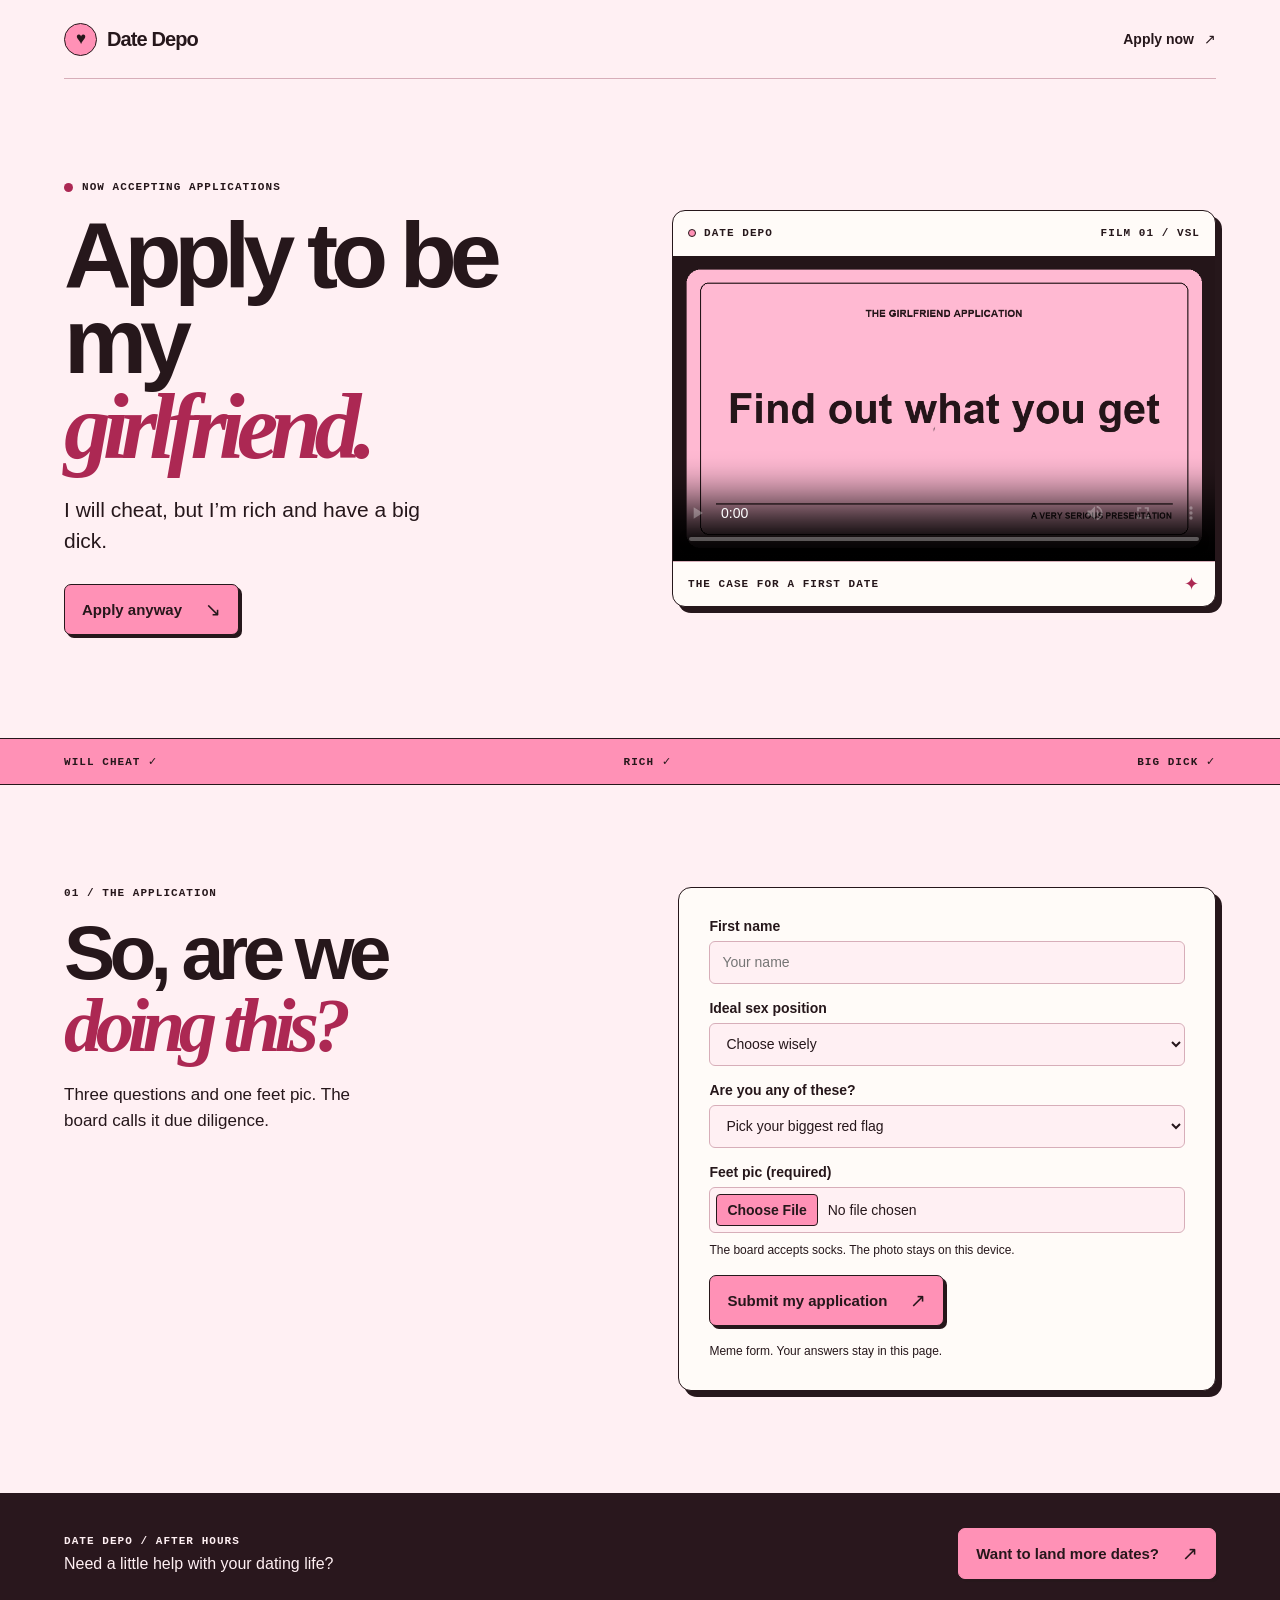
<file: index.html>
<!doctype html>
<html lang="en">
<head>
  <meta charset="utf-8">
  <meta name="viewport" content="width=device-width, initial-scale=1">
  <title>Apply to Be My Girlfriend</title>
  <meta name="description" content="Applications are open. Will cheat ✓. Feet pic required. The board accepts socks.">
  <meta property="og:type" content="website">
  <meta property="og:site_name" content="Date Depo">
  <meta property="og:title" content="Apply to Be My Girlfriend">
  <meta property="og:description" content="Applications are open. Will cheat ✓. Feet pic required. The board accepts socks.">
  <meta property="og:url" content="https://my-date-application.vercel.app/">
  <meta property="og:image" content="https://my-date-application.vercel.app/social-card.png">
  <meta property="og:image:width" content="1200">
  <meta property="og:image:height" content="630">
  <meta property="og:image:alt" content="Pink Date Depo card with a heart, a girlfriend application, and a feet pic requirement.">
  <meta name="twitter:card" content="summary_large_image">
  <meta name="twitter:title" content="Apply to Be My Girlfriend">
  <meta name="twitter:description" content="Applications are open. Will cheat ✓. Feet pic required. The board accepts socks.">
  <meta name="twitter:image" content="https://my-date-application.vercel.app/social-card.png">
  <link rel="icon" href="favicon.svg" type="image/svg+xml">
  <link rel="stylesheet" href="style.css">
  <script src="forms.js" defer></script>
</head>
<body class="dating">
  <header class="site-header wrap">
    <a class="brand" href="./"><span class="brand-icon" aria-hidden="true">♥</span> Date Depo</a>
    <a class="nav-link" href="#apply">Apply now <span aria-hidden="true">↗</span></a>
  </header>
  <main>
    <div class="wrap hero">
      <div>
        <p class="eyebrow"><span class="status-dot"></span> NOW ACCEPTING APPLICATIONS</p>
        <h1>Apply to be my <em>girlfriend.</em></h1>
        <p class="intro">I will cheat, but I’m rich and have a big dick.</p>
        <a class="button" href="#apply">Apply anyway <span aria-hidden="true">↘</span></a>
      </div>
      <figure class="player">
        <div class="player-bar"><span><i></i> DATE DEPO</span><span>FILM 01 / VSL</span></div>
        <video controls playsinline preload="metadata" poster="poster.png?v=opening-card" aria-label="A very serious presentation from Date Depo">
          <source src="pitch.mp4?v=opening-card" type="video/mp4">
          <track kind="captions" src="pitch.vtt?v=opening-card" srclang="en" label="English">
          Your browser does not support video playback.
        </video>
        <figcaption><span>THE CASE FOR A FIRST DATE</span><span aria-hidden="true">✦</span></figcaption>
      </figure>
    </div>
    <div class="perks"><div class="wrap perks-inner">
      <span>WILL CHEAT ✓</span>
      <span>RICH ✓</span>
      <span>BIG DICK ✓</span>
    </div></div>
    <section class="wrap section-grid" id="apply">
      <div>
        <p class="eyebrow">01 / THE APPLICATION</p>
        <h2>So, are we<br><em>doing this?</em></h2>
        <p>Three questions and one feet pic. The board calls it due diligence.</p>
      </div>
      <form class="form-card" data-demo-form="date">
        <label>First name <input name="name" autocomplete="given-name" maxlength="60" placeholder="Your name" required></label>
        <label>Ideal sex position
          <select name="position" required>
            <option value="">Choose wisely</option>
            <option>Missionary (founder mode)</option>
            <option>Cowgirl (delegated leadership)</option>
            <option>Spooning (low-power mode)</option>
            <option>Classified (sign the NDA)</option>
          </select>
        </label>
        <label>Are you any of these?
          <select name="redFlag" required>
            <option value="">Pick your biggest red flag</option>
            <option>Needy</option>
            <option>Annoying</option>
            <option>Clingy</option>
            <option>Don’t like cheaters</option>
            <option>None of the above (allegedly)</option>
          </select>
        </label>
        <label>Feet pic (required)
          <input id="feet-photo" type="file" accept="image/*" aria-describedby="feet-photo-note" required>
        </label>
        <p class="small" id="feet-photo-note">The board accepts socks. The photo stays on this device.</p>
        <button class="button" type="submit">Submit my application <span aria-hidden="true">↗</span></button>
        <p class="small">Meme form. Your answers stay in this page.</p>
      </form>
      <div class="form-card confirmation" tabindex="-1" hidden>
        <p class="eyebrow">APPLICATION RECEIVED ♥</p>
        <h3>You’re on the shortlist.</h3>
        <p>Your application is with the board. The board is one guy and his group chat.</p>
        <button type="button" class="text-button" data-reset>Try another application</button>
      </div>
    </section>
  </main>
  <footer class="site-footer">
    <div class="wrap footer-inner">
      <div><p class="eyebrow">DATE DEPO / AFTER HOURS</p><p>Need a little help with your dating life?</p></div>
      <a class="button footer-button" href="https://cum-closers-club.vercel.app/">Want to land more dates? <span aria-hidden="true">↗</span></a>
    </div>
  </footer>
</body>
</html>
</file>
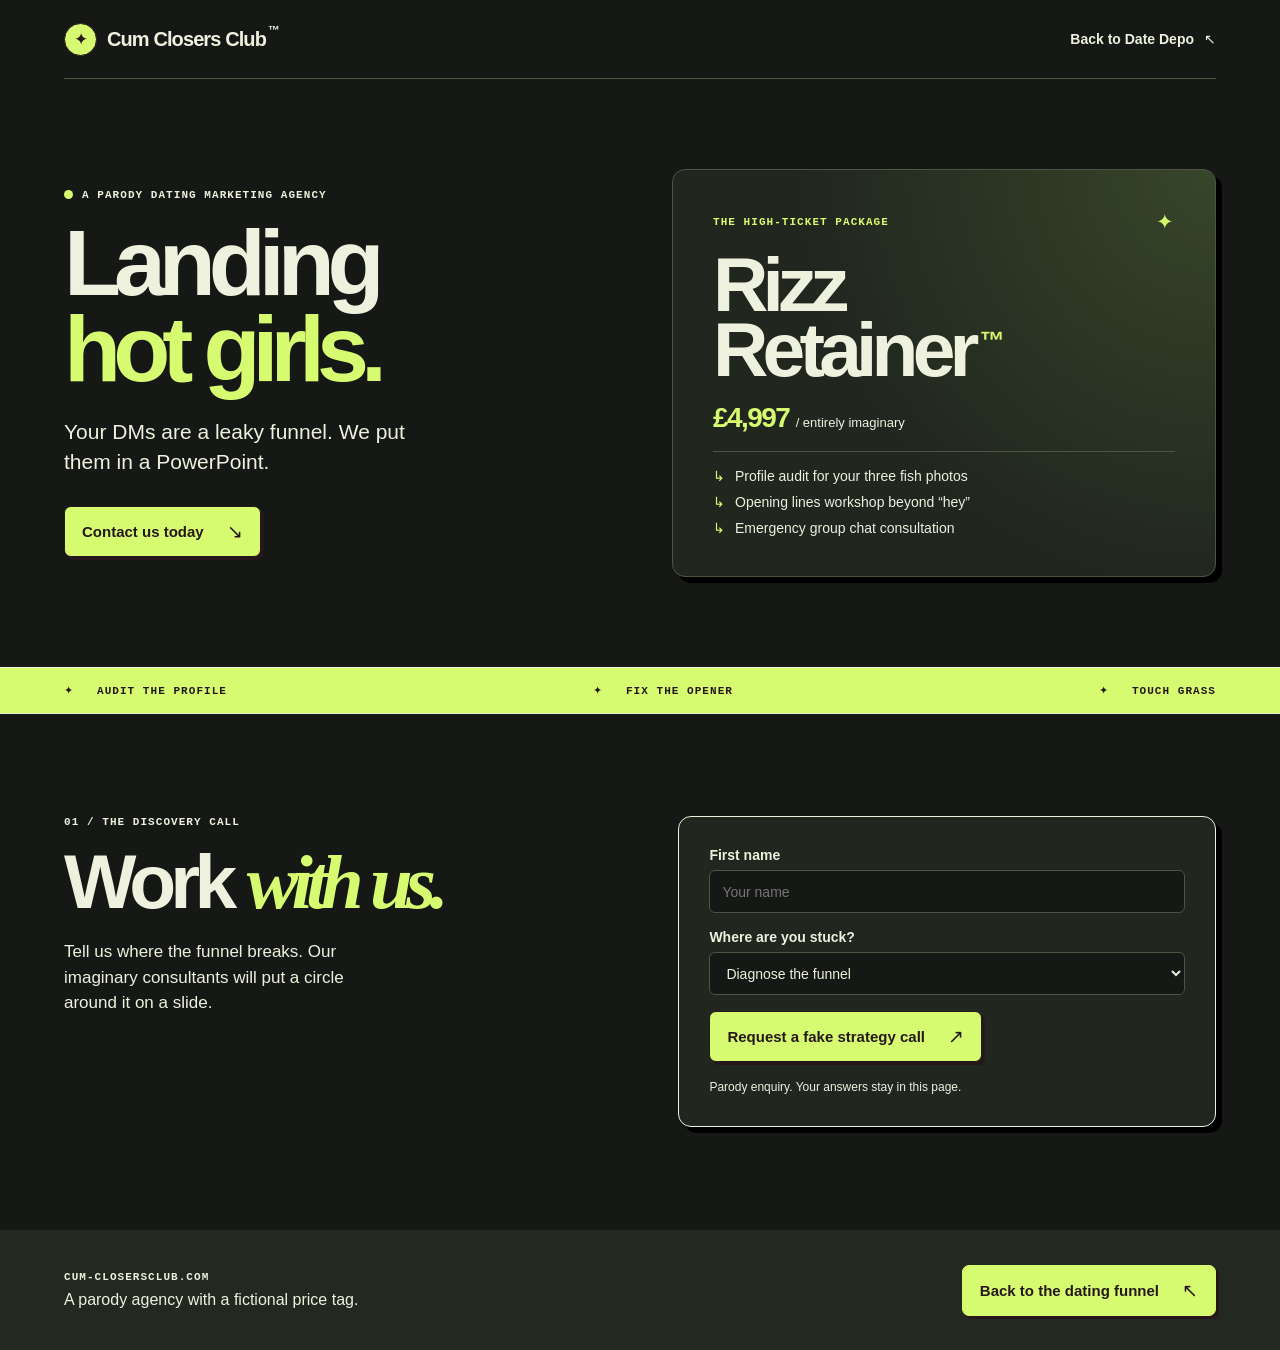
<file: agency.html>
<!doctype html>
<html lang="en">
<head>
  <meta charset="utf-8">
  <meta name="viewport" content="width=device-width, initial-scale=1">
  <title>Cum Closers Club — Landing Hot Girls</title>
  <meta name="description" content="A parody dating marketing agency.">
  <link rel="icon" href="data:image/svg+xml,%3Csvg xmlns='http://www.w3.org/2000/svg' viewBox='0 0 40 40'%3E%3Ccircle cx='20' cy='20' r='20' fill='%23d6fb70'/%3E%3Ctext x='20' y='27' text-anchor='middle' font-size='23'%3E✦%3C/text%3E%3C/svg%3E">
  <link rel="stylesheet" href="style.css">
  <script src="forms.js" defer></script>
</head>
<body class="agency">
  <header class="site-header wrap">
    <a class="brand" href="agency.html"><span class="brand-icon" aria-hidden="true">✦</span> Cum Closers Club<span class="trademark">™</span></a>
    <a class="nav-link" href="./">Back to Date Depo <span aria-hidden="true">↖</span></a>
  </header>
  <main>
    <div class="wrap hero">
      <div>
        <p class="eyebrow"><span class="status-dot"></span> A PARODY DATING MARKETING AGENCY</p>
        <h1>Landing <em>hot girls.</em></h1>
        <p class="intro">Your DMs are a leaky funnel. We put them in a PowerPoint.</p>
        <a class="button" href="#work-with-us">Contact us today <span aria-hidden="true">↘</span></a>
      </div>
      <div class="offer">
        <p class="eyebrow">THE HIGH-TICKET PACKAGE <span aria-hidden="true">✦</span></p>
        <h2>Rizz<br>Retainer<span>™</span></h2>
        <p class="price">£4,997 <small>/ entirely imaginary</small></p>
        <ul>
          <li>Profile audit for your three fish photos</li>
          <li>Opening lines workshop beyond “hey”</li>
          <li>Emergency group chat consultation</li>
        </ul>
      </div>
    </div>
    <div class="perks"><div class="wrap perks-inner">
      <span>✦ &nbsp; AUDIT THE PROFILE</span>
      <span>✦ &nbsp; FIX THE OPENER</span>
      <span>✦ &nbsp; TOUCH GRASS</span>
    </div></div>
    <section class="wrap section-grid" id="work-with-us">
      <div>
        <p class="eyebrow">01 / THE DISCOVERY CALL</p>
        <h2>Work <em>with us.</em></h2>
        <p>Tell us where the funnel breaks. Our imaginary consultants will put a circle around it on a slide.</p>
      </div>
      <form class="form-card" data-demo-form="agency">
        <label>First name <input name="name" autocomplete="given-name" maxlength="60" placeholder="Your name" required></label>
        <label>Where are you stuck?
          <select name="goal" required>
            <option value="">Diagnose the funnel</option>
            <option>My dating profile needs help</option>
            <option>My opener is still “hey”</option>
            <option>I keep calling dates “discovery calls”</option>
            <option>We have Snapchat streaks.</option>
          </select>
        </label>
        <button class="button" type="submit">Request a fake strategy call <span aria-hidden="true">↗</span></button>
        <p class="small">Parody enquiry. Your answers stay in this page.</p>
      </form>
      <div class="form-card confirmation" tabindex="-1" hidden>
        <p class="eyebrow">ENQUIRY RECEIVED ✦</p>
        <h3>You’re in the pipeline.</h3>
        <p>Our imaginary closer has pencilled you in for a call on the 32nd.</p>
        <button type="button" class="text-button" data-reset>Try another enquiry</button>
      </div>
    </section>
  </main>
  <footer class="site-footer"><div class="wrap footer-inner">
    <div><p class="eyebrow">CUM-CLOSERSCLUB.COM</p><p>A parody agency with a fictional price tag.</p></div>
    <a class="button footer-button" href="./">Back to the dating funnel <span aria-hidden="true">↖</span></a>
  </div></footer>
</body>
</html>
</file>
<file: style.css>
:root {
  font-family: Inter, "Helvetica Neue", Arial, sans-serif;
  color: var(--ink);
  background: var(--background);
  font-synthesis: none;
  --ink: #26171b;
  --background: #fff0f3;
  --paper: #fffbf8;
  --accent: #ff91b6;
  --strong: #ac2853;
  --rule: #d7aeb9;
  --footer: #29171d;
  --footer-text: #fff0f3;
  --shadow: 6px 6px 0 var(--ink);
}
:root:has(.agency) {
  --ink: #edf1de;
  --background: #151815;
  --paper: #21261f;
  --accent: #d6fb70;
  --strong: #d6fb70;
  --rule: #4c5544;
  --footer: #232921;
  --footer-text: #edf1de;
  --shadow: 6px 6px 0 #000;
  color-scheme: dark;
}
* { box-sizing: border-box; }
[hidden] { display: none !important; }
html { scroll-behavior: smooth; }
body { margin: 0; }
a { color: inherit; }
p, h1, h2, h3, figure { margin: 0; }
.wrap { width: min(1152px, calc(100% - 96px)); margin-inline: auto; }
.site-header {
  display: flex;
  align-items: center;
  justify-content: space-between;
  gap: 20px;
  min-height: 79px;
  border-bottom: 1px solid var(--rule);
}
.brand, .nav-link {
  display: inline-flex;
  align-items: center;
  gap: 10px;
  font-weight: 750;
  text-decoration: none;
}
.brand { font-size: 20px; letter-spacing: -.045em; }
.brand-icon {
  display: grid;
  place-items: center;
  width: 33px;
  height: 33px;
  border: 1.5px solid #26171b;
  border-radius: 50%;
  background: var(--accent);
  color: #26171b;
  font-size: 17px;
}
.nav-link { font-size: 14px; }
.nav-link:hover, .text-button:hover { text-decoration: underline; text-underline-offset: 4px; }
.trademark { font-size: 12px; align-self: start; margin-inline-start: -8px; }
.hero {
  display: grid;
  grid-template-columns: 1fr 1fr;
  align-items: center;
  gap: clamp(28px, 5vw, 76px);
  padding-block: clamp(64px, 8vw, 110px);
}
.eyebrow, .perks, .player-bar, figcaption {
  font-family: "SFMono-Regular", Menlo, monospace;
  font-size: 11px;
  font-weight: 700;
  letter-spacing: .095em;
}
.eyebrow { display: flex; align-items: center; gap: 9px; }
.status-dot { width: 9px; height: 9px; border-radius: 50%; background: var(--strong); }
h1, h2, h3 { font-weight: 850; letter-spacing: -.076em; }
h1 {
  margin-top: 19px;
  font-size: clamp(54px, 7.3vw, 108px);
  line-height: .92;
}
h1 em, h2 em {
  font-family: Georgia, serif;
  font-weight: 700;
  color: var(--strong);
  letter-spacing: -.085em;
}
h1 em { display: block; }
.intro { max-width: 360px; margin: 25px 0 28px; font-size: clamp(17px, 2vw, 21px); line-height: 1.45; }
.button {
  display: inline-flex;
  align-items: center;
  justify-content: space-between;
  gap: 23px;
  width: fit-content;
  padding: 15px 17px;
  border: 1.5px solid #26171b;
  border-radius: 7px;
  background: var(--accent);
  box-shadow: 3px 3px 0 #26171b;
  color: #26171b;
  font: inherit;
  font-size: 15px;
  font-weight: 800;
  text-decoration: none;
  cursor: pointer;
  transition: transform 150ms ease, box-shadow 150ms ease;
}
.button:hover { box-shadow: 5px 5px 0 #26171b; transform: translate(-2px, -2px); }
.button:active { box-shadow: 1px 1px 0 #26171b; transform: translate(2px, 2px); }
.button span { font-size: 19px; line-height: 1; }
:focus-visible { outline: 3px solid var(--strong); outline-offset: 4px; }
.player, .offer, .form-card {
  min-width: 0;
  border: 1.5px solid var(--ink);
  border-radius: 13px;
  background: var(--paper);
  box-shadow: var(--shadow);
}
.player { overflow: hidden; }
.player-bar, figcaption {
  min-height: 45px;
  display: flex;
  align-items: center;
  justify-content: space-between;
  gap: 8px;
  padding: 8px 15px;
}
.player-bar span:first-child { display: inline-flex; align-items: center; gap: 8px; }
.player-bar i { width: 8px; height: 8px; border: 1px solid #26171b; background: var(--accent); border-radius: 50%; }
.player video { display: block; width: 100%; aspect-ratio: 16 / 9; background: #26171b; }
figcaption { border-top: 1px solid var(--rule); }
figcaption span:last-child { color: var(--strong); font-size: 18px; }
.perks { border-block: 1px solid var(--ink); background: var(--accent); color: #26171b; }
.perks-inner { display: flex; justify-content: space-between; flex-wrap: wrap; gap: 15px 20px; padding-block: 16px; }
.section-grid {
  display: grid;
  grid-template-columns: 1fr 1fr;
  gap: clamp(28px, 6vw, 95px);
  align-items: start;
  padding-block: clamp(58px, 8vw, 106px);
  scroll-margin-top: 12px;
}
.section-grid h2 { margin-top: 17px; font-size: clamp(45px, 6vw, 78px); line-height: .94; }
.section-grid h2 + p { margin-top: 20px; max-width: 310px; line-height: 1.5; font-size: 17px; }
.small { font-size: 12px; line-height: 1.5; }
.section-grid .small { margin-top: 14px; }
.form-card { display: grid; align-content: start; gap: 16px; padding: clamp(18px, 3vw, 30px); }
.form-card .small { margin-top: 0; }
label { display: grid; gap: 7px; font-size: 14px; font-weight: 750; }
input, select, textarea {
  display: block;
  width: 100%;
  min-height: 43px;
  padding: 10px 12px;
  border: 1px solid var(--rule);
  border-radius: 6px;
  color: var(--ink);
  background: var(--background);
  font: inherit;
  font-weight: 400;
}
textarea { resize: vertical; }
input[type="file"] { padding: 6px; }
input::file-selector-button {
  margin-inline-end: 10px;
  padding: 7px 10px;
  border: 1px solid #26171b;
  border-radius: 4px;
  background: var(--accent);
  color: #26171b;
  font: inherit;
  font-weight: 750;
  cursor: pointer;
}
.form-card #feet-photo-note { margin-top: -8px; }
.confirmation h3 { font-size: clamp(29px, 5vw, 42px); }
.confirmation p { line-height: 1.5; }
.text-button {
  width: fit-content;
  padding: 0;
  border: 0;
  background: none;
  color: var(--strong);
  font: inherit;
  font-weight: 750;
  cursor: pointer;
}
.site-footer { background: var(--footer); color: var(--footer-text); }
.footer-inner {
  display: flex;
  justify-content: space-between;
  align-items: center;
  gap: 22px;
  padding-block: 35px;
}
.footer-inner p + p { margin-top: 8px; font-size: 16px; }
.footer-button { flex-shrink: 0; border-color: var(--accent); }
.agency .hero { padding-block: clamp(56px, 7vw, 96px); }
.agency h1 em { font-family: inherit; font-style: normal; }
.agency .offer {
  padding: clamp(23px, 4vw, 40px);
  border-color: var(--rule);
  background: radial-gradient(circle at top right, #374629, var(--paper) 62%);
}
.offer .eyebrow { justify-content: space-between; color: var(--strong); }
.offer .eyebrow span { font-size: 21px; }
.offer h2 { margin-block: 17px 20px; font-size: clamp(45px, 6vw, 84px); line-height: .85; }
.offer h2 span { margin-left: 6px; color: var(--strong); font-size: .33em; vertical-align: super; }
.price { color: var(--strong); font-size: 28px; font-weight: 800; letter-spacing: -.055em; }
.price small { color: var(--ink); font-size: 13px; font-weight: 500; letter-spacing: 0; }
.offer ul { display: grid; gap: 10px; list-style: none; padding: 16px 0 0; margin: 17px 0 0; border-top: 1px solid var(--rule); font-size: 14px; }
.offer li::before { content: "↳"; margin-right: 10px; color: var(--strong); }
@media (max-width: 760px) {
  .wrap { width: calc(100% - 40px); }
  .site-header { min-height: 65px; }
  .hero, .section-grid { grid-template-columns: 1fr; }
  .hero { padding-block: 53px; gap: 35px; }
  h1 { font-size: clamp(53px, 10.8vw, 78px); }
  .footer-inner { align-items: flex-start; flex-direction: column; }
}
@media (prefers-reduced-motion: reduce) {
  html { scroll-behavior: auto; }
  .button { transition: none; }
}
</file>
